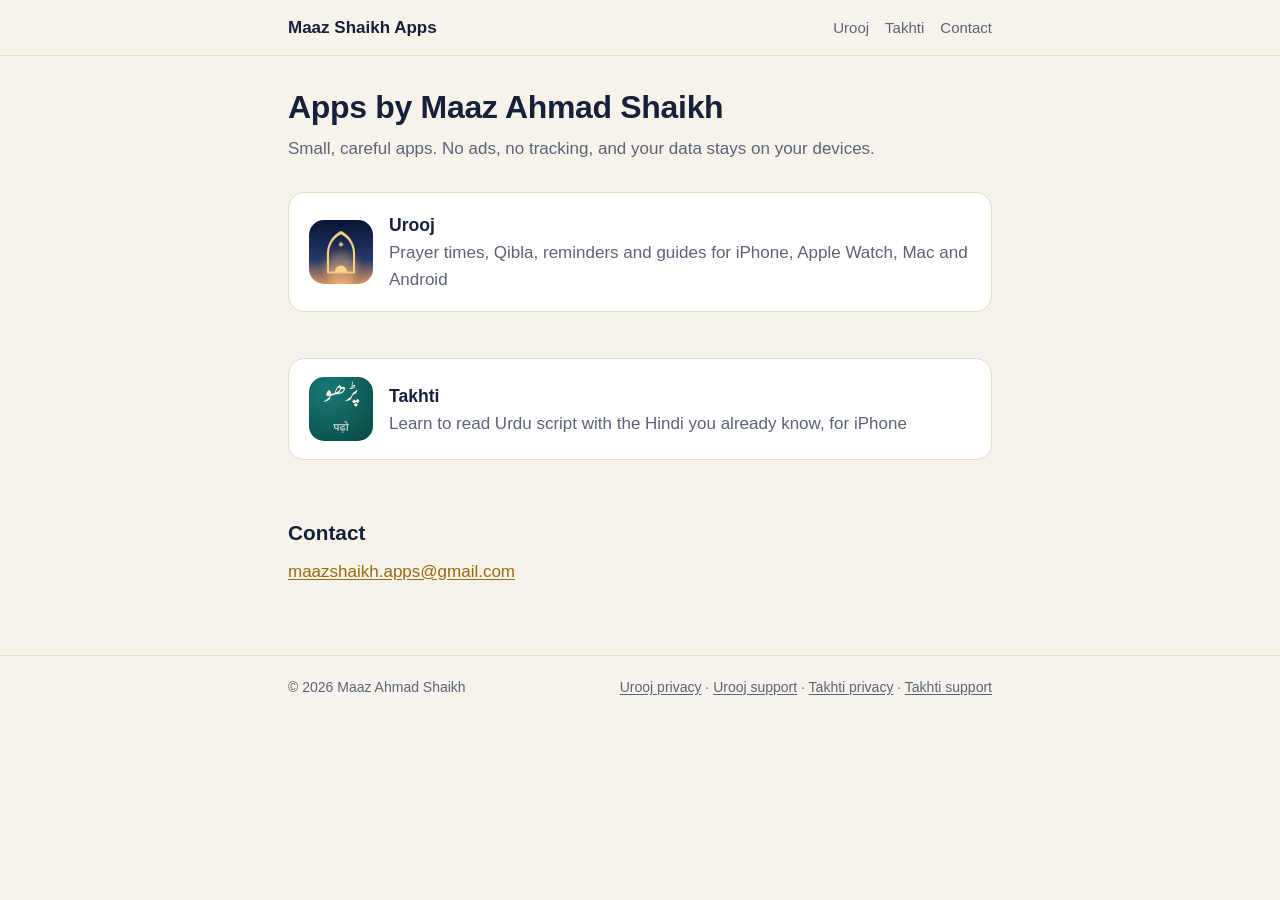
<file: index.html>
<!doctype html>
<html lang="en">
<head>
<meta charset="utf-8">
<meta name="viewport" content="width=device-width, initial-scale=1">
<title>Maaz Shaikh Apps</title>
<meta name="description" content="Apps by Maaz Ahmad Shaikh: privacy-respecting, ad-free apps.">
<link rel="icon" href="assets/favicon.png">
<link rel="stylesheet" href="assets/style.css">
</head>
<body>
<header class="site"><div class="wrap">
  <a class="home" href="./">Maaz Shaikh Apps</a>
  <nav><a href="urooj/">Urooj</a><a href="urdu-reader/">Takhti</a><a href="mailto:maazshaikh.apps@gmail.com">Contact</a></nav>
</div></header>

<main><div class="wrap">
<h1>Apps by Maaz Ahmad Shaikh</h1>
<p class="muted">Small, careful apps. No ads, no tracking, and your data stays on your devices.</p>

<div class="apps">
  <a class="card app" href="urooj/">
    <img src="assets/urooj-icon.png" alt="">
    <span><strong>Urooj</strong><span class="muted">Prayer times, Qibla, reminders and guides for iPhone, Apple Watch, Mac and Android</span></span>
  </a>
  <a class="card app" href="urdu-reader/">
    <img src="assets/urdu-reader-icon.png" alt="">
    <span><strong>Takhti</strong><span class="muted">Learn to read Urdu script with the Hindi you already know, for iPhone</span></span>
  </a>
</div>

<h2>Contact</h2>
<p><a href="mailto:maazshaikh.apps@gmail.com">maazshaikh.apps@gmail.com</a></p>
</div></main>

<footer class="site"><div class="wrap">
  <span>© 2026 Maaz Ahmad Shaikh</span>
  <span><a href="urooj/privacy/">Urooj privacy</a> · <a href="urooj/support/">Urooj support</a> · <a href="urdu-reader/privacy/">Takhti privacy</a> · <a href="urdu-reader/support/">Takhti support</a></span>
</div></footer>
</body>
</html>
</file>
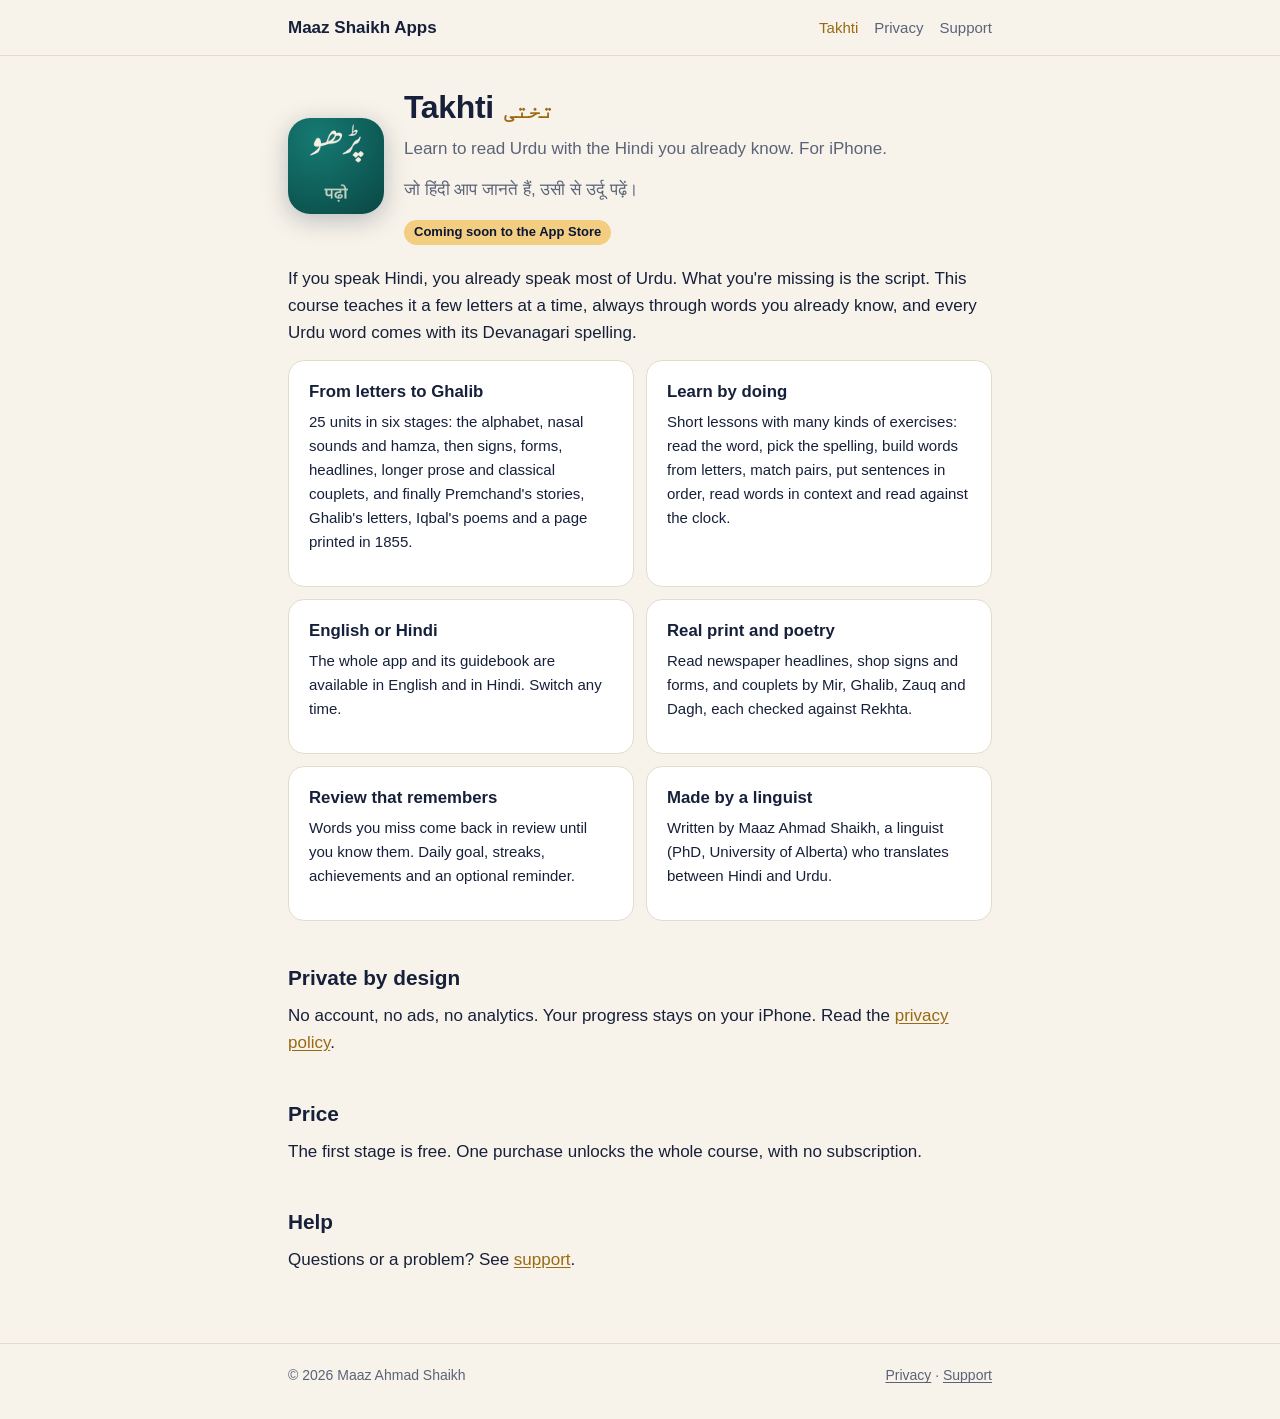
<file: urdu-reader/index.html>
<!doctype html>
<html lang="en">
<head>
<meta charset="utf-8">
<meta name="viewport" content="width=device-width, initial-scale=1">
<title>Takhti: Learn to Read Urdu</title>
<meta name="description" content="Takhti: learn to read Urdu (Nastaliq) script with the Hindi you already know. 25 units, from the first letters to newspapers, Premchand and Ghalib. No ads, no tracking.">
<link rel="icon" href="../assets/favicon.png">
<link rel="stylesheet" href="../assets/style.css">
</head>
<body>
<header class="site"><div class="wrap">
  <a class="home" href="../">Maaz Shaikh Apps</a>
  <nav><a href="./" aria-current="page">Takhti</a><a href="privacy/">Privacy</a><a href="support/">Support</a></nav>
</div></header>

<main><div class="wrap">
<div class="hero">
  <img src="../assets/urdu-reader-icon.png" alt="Takhti app icon">
  <div>
    <h1>Takhti <span class="ar" lang="ur" dir="rtl">تختی</span></h1>
    <p class="muted">Learn to read Urdu with the Hindi you already know. For iPhone.</p>
    <p class="muted" lang="hi">जो हिंदी आप जानते हैं, उसी से उर्दू पढ़ें।</p>
    <span class="badge">Coming soon to the App Store</span>
  </div>
</div>

<p>If you speak Hindi, you already speak most of Urdu. What you're missing is the script. This course teaches it a few letters at a time, always through words you already know, and every Urdu word comes with its Devanagari spelling.</p>

<div class="grid2">
  <div class="card"><h3>From letters to Ghalib</h3><p class="small">25 units in six stages: the alphabet, nasal sounds and hamza, then signs, forms, headlines, longer prose and classical couplets, and finally Premchand's stories, Ghalib's letters, Iqbal's poems and a page printed in 1855.</p></div>
  <div class="card"><h3>Learn by doing</h3><p class="small">Short lessons with many kinds of exercises: read the word, pick the spelling, build words from letters, match pairs, put sentences in order, read words in context and read against the clock.</p></div>
  <div class="card"><h3>English or Hindi</h3><p class="small">The whole app and its guidebook are available in English and in Hindi. Switch any time.</p></div>
  <div class="card"><h3>Real print and poetry</h3><p class="small">Read newspaper headlines, shop signs and forms, and couplets by Mir, Ghalib, Zauq and Dagh, each checked against Rekhta.</p></div>
  <div class="card"><h3>Review that remembers</h3><p class="small">Words you miss come back in review until you know them. Daily goal, streaks, achievements and an optional reminder.</p></div>
  <div class="card"><h3>Made by a linguist</h3><p class="small">Written by Maaz Ahmad Shaikh, a linguist (PhD, University of Alberta) who translates between Hindi and Urdu.</p></div>
</div>

<h2>Private by design</h2>
<p>No account, no ads, no analytics. Your progress stays on your iPhone. Read the <a href="privacy/">privacy policy</a>.</p>

<h2>Price</h2>
<p>The first stage is free. One purchase unlocks the whole course, with no subscription.</p>

<h2>Help</h2>
<p>Questions or a problem? See <a href="support/">support</a>.</p>
</div></main>

<footer class="site"><div class="wrap">
  <span>© 2026 Maaz Ahmad Shaikh</span>
  <span><a href="privacy/">Privacy</a> · <a href="support/">Support</a></span>
</div></footer>
</body>
</html>
</file>
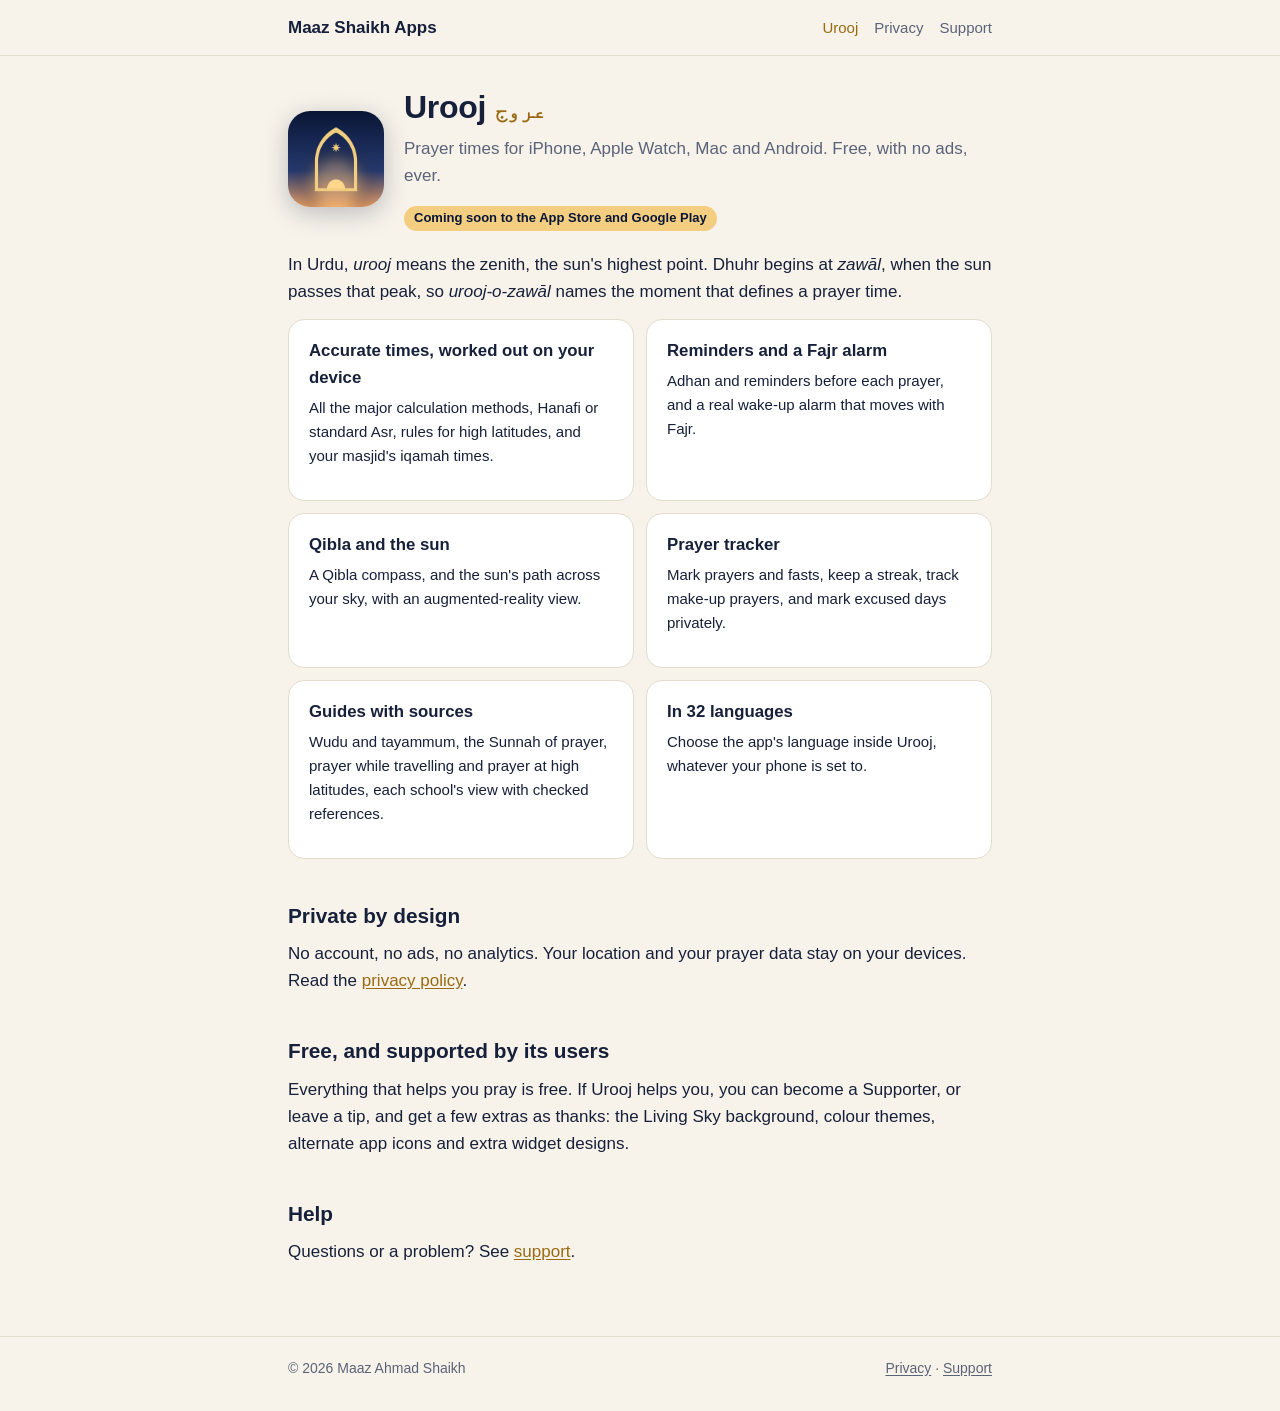
<file: urooj/index.html>
<!doctype html>
<html lang="en">
<head>
<meta charset="utf-8">
<meta name="viewport" content="width=device-width, initial-scale=1">
<title>Urooj Prayer Times</title>
<meta name="description" content="Urooj: accurate prayer times, Qibla, reminders and guides for iPhone, Apple Watch, Mac and Android. Free, with no ads, ever.">
<link rel="icon" href="../assets/favicon.png">
<link rel="stylesheet" href="../assets/style.css">
</head>
<body>
<header class="site"><div class="wrap">
  <a class="home" href="../">Maaz Shaikh Apps</a>
  <nav><a href="./" aria-current="page">Urooj</a><a href="privacy/">Privacy</a><a href="support/">Support</a></nav>
</div></header>

<main><div class="wrap">
<div class="hero">
  <img src="../assets/urooj-icon.png" alt="Urooj app icon">
  <div>
    <h1>Urooj <span class="ar" lang="ur" dir="rtl">عروج</span></h1>
    <p class="muted">Prayer times for iPhone, Apple Watch, Mac and Android. Free, with no ads, ever.</p>
    <span class="badge">Coming soon to the App Store and Google Play</span>
  </div>
</div>

<p>In Urdu, <em>urooj</em> means the zenith, the sun's highest point. Dhuhr begins at <em>zawāl</em>, when the sun passes that peak, so <em>urooj-o-zawāl</em> names the moment that defines a prayer time.</p>

<div class="grid2">
  <div class="card"><h3>Accurate times, worked out on your device</h3><p class="small">All the major calculation methods, Hanafi or standard Asr, rules for high latitudes, and your masjid's iqamah times.</p></div>
  <div class="card"><h3>Reminders and a Fajr alarm</h3><p class="small">Adhan and reminders before each prayer, and a real wake-up alarm that moves with Fajr.</p></div>
  <div class="card"><h3>Qibla and the sun</h3><p class="small">A Qibla compass, and the sun's path across your sky, with an augmented-reality view.</p></div>
  <div class="card"><h3>Prayer tracker</h3><p class="small">Mark prayers and fasts, keep a streak, track make-up prayers, and mark excused days privately.</p></div>
  <div class="card"><h3>Guides with sources</h3><p class="small">Wudu and tayammum, the Sunnah of prayer, prayer while travelling and prayer at high latitudes, each school's view with checked references.</p></div>
  <div class="card"><h3>In 32 languages</h3><p class="small">Choose the app's language inside Urooj, whatever your phone is set to.</p></div>
</div>

<h2>Private by design</h2>
<p>No account, no ads, no analytics. Your location and your prayer data stay on your devices. Read the <a href="privacy/">privacy policy</a>.</p>

<h2>Free, and supported by its users</h2>
<p>Everything that helps you pray is free. If Urooj helps you, you can become a Supporter, or leave a tip, and get a few extras as thanks: the Living Sky background, colour themes, alternate app icons and extra widget designs.</p>

<h2>Help</h2>
<p>Questions or a problem? See <a href="support/">support</a>.</p>
</div></main>

<footer class="site"><div class="wrap">
  <span>© 2026 Maaz Ahmad Shaikh</span>
  <span><a href="privacy/">Privacy</a> · <a href="support/">Support</a></span>
</div></footer>
</body>
</html>
</file>
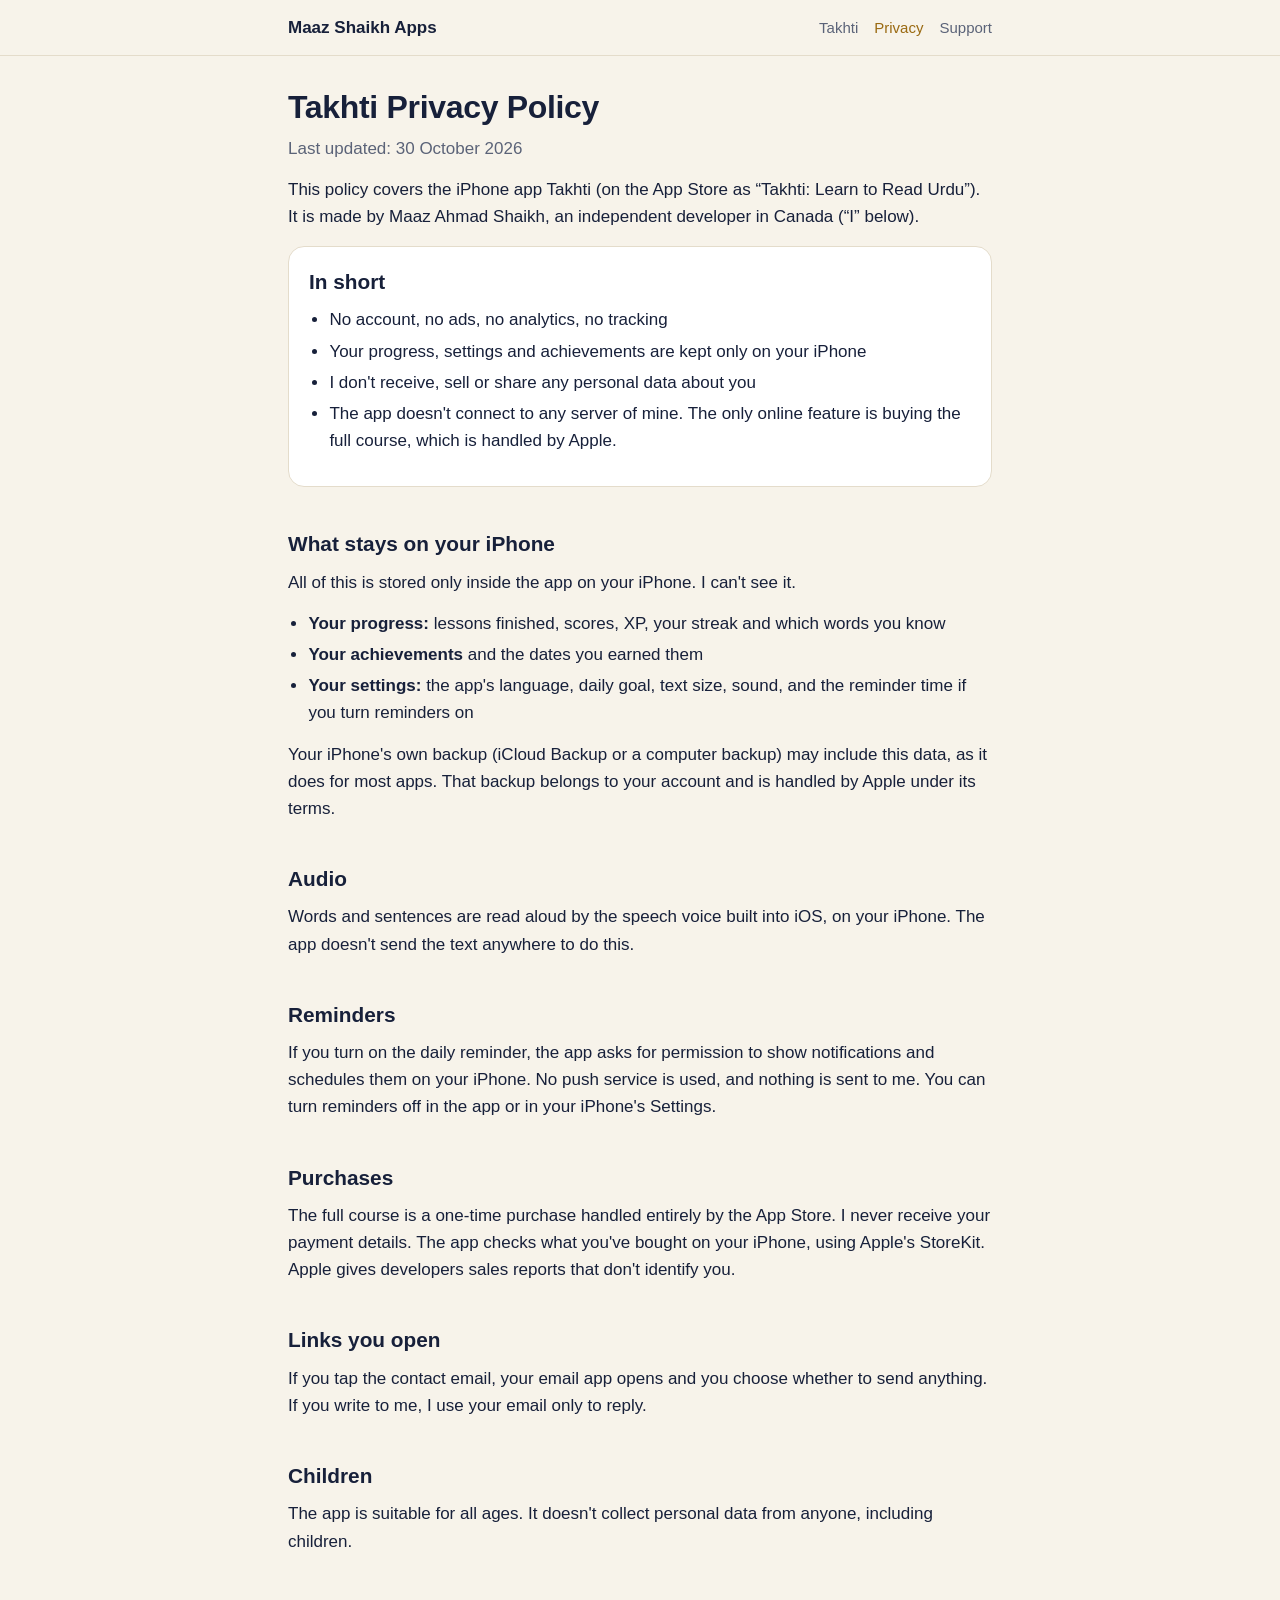
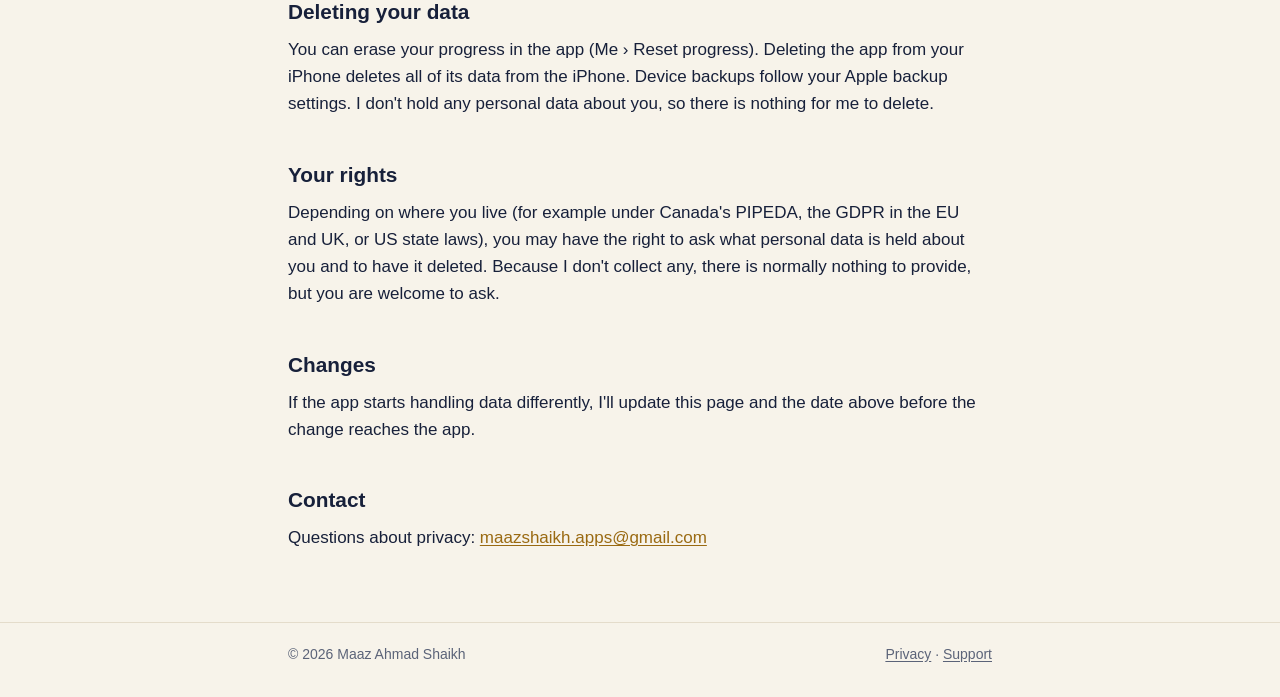
<file: urdu-reader/privacy/index.html>
<!doctype html>
<html lang="en">
<head>
<meta charset="utf-8">
<meta name="viewport" content="width=device-width, initial-scale=1">
<title>Takhti Privacy Policy</title>
<meta name="description" content="How Takhti handles your data: no account, no ads, no analytics, and your progress stays on your iPhone.">
<link rel="icon" href="../../assets/favicon.png">
<link rel="stylesheet" href="../../assets/style.css">
</head>
<body>
<header class="site"><div class="wrap">
  <a class="home" href="../../">Maaz Shaikh Apps</a>
  <nav><a href="../">Takhti</a><a href="./" aria-current="page">Privacy</a><a href="../support/">Support</a></nav>
</div></header>

<main><div class="wrap">
<h1>Takhti Privacy Policy</h1>
<p class="muted">Last updated: 30 October 2026</p>

<p>This policy covers the iPhone app Takhti (on the App Store as “Takhti: Learn to Read Urdu”). It is made by Maaz Ahmad Shaikh, an independent developer in Canada (“I” below).</p>

<div class="card">
<h2>In short</h2>
<ul>
  <li>No account, no ads, no analytics, no tracking</li>
  <li>Your progress, settings and achievements are kept only on your iPhone</li>
  <li>I don't receive, sell or share any personal data about you</li>
  <li>The app doesn't connect to any server of mine. The only online feature is buying the full course, which is handled by Apple.</li>
</ul>
</div>

<h2>What stays on your iPhone</h2>
<p>All of this is stored only inside the app on your iPhone. I can't see it.</p>
<ul>
  <li><strong>Your progress:</strong> lessons finished, scores, XP, your streak and which words you know</li>
  <li><strong>Your achievements</strong> and the dates you earned them</li>
  <li><strong>Your settings:</strong> the app's language, daily goal, text size, sound, and the reminder time if you turn reminders on</li>
</ul>
<p>Your iPhone's own backup (iCloud Backup or a computer backup) may include this data, as it does for most apps. That backup belongs to your account and is handled by Apple under its terms.</p>

<h2>Audio</h2>
<p>Words and sentences are read aloud by the speech voice built into iOS, on your iPhone. The app doesn't send the text anywhere to do this.</p>

<h2>Reminders</h2>
<p>If you turn on the daily reminder, the app asks for permission to show notifications and schedules them on your iPhone. No push service is used, and nothing is sent to me. You can turn reminders off in the app or in your iPhone's Settings.</p>

<h2>Purchases</h2>
<p>The full course is a one-time purchase handled entirely by the App Store. I never receive your payment details. The app checks what you've bought on your iPhone, using Apple's StoreKit. Apple gives developers sales reports that don't identify you.</p>

<h2>Links you open</h2>
<p>If you tap the contact email, your email app opens and you choose whether to send anything. If you write to me, I use your email only to reply.</p>

<h2>Children</h2>
<p>The app is suitable for all ages. It doesn't collect personal data from anyone, including children.</p>

<h2>Deleting your data</h2>
<p>You can erase your progress in the app (Me › Reset progress). Deleting the app from your iPhone deletes all of its data from the iPhone. Device backups follow your Apple backup settings. I don't hold any personal data about you, so there is nothing for me to delete.</p>

<h2>Your rights</h2>
<p>Depending on where you live (for example under Canada's PIPEDA, the GDPR in the EU and UK, or US state laws), you may have the right to ask what personal data is held about you and to have it deleted. Because I don't collect any, there is normally nothing to provide, but you are welcome to ask.</p>

<h2>Changes</h2>
<p>If the app starts handling data differently, I'll update this page and the date above before the change reaches the app.</p>

<h2>Contact</h2>
<p>Questions about privacy: <a href="mailto:maazshaikh.apps@gmail.com">maazshaikh.apps@gmail.com</a></p>
</div></main>

<footer class="site"><div class="wrap">
  <span>© 2026 Maaz Ahmad Shaikh</span>
  <span><a href="./">Privacy</a> · <a href="../support/">Support</a></span>
</div></footer>
</body>
</html>
</file>
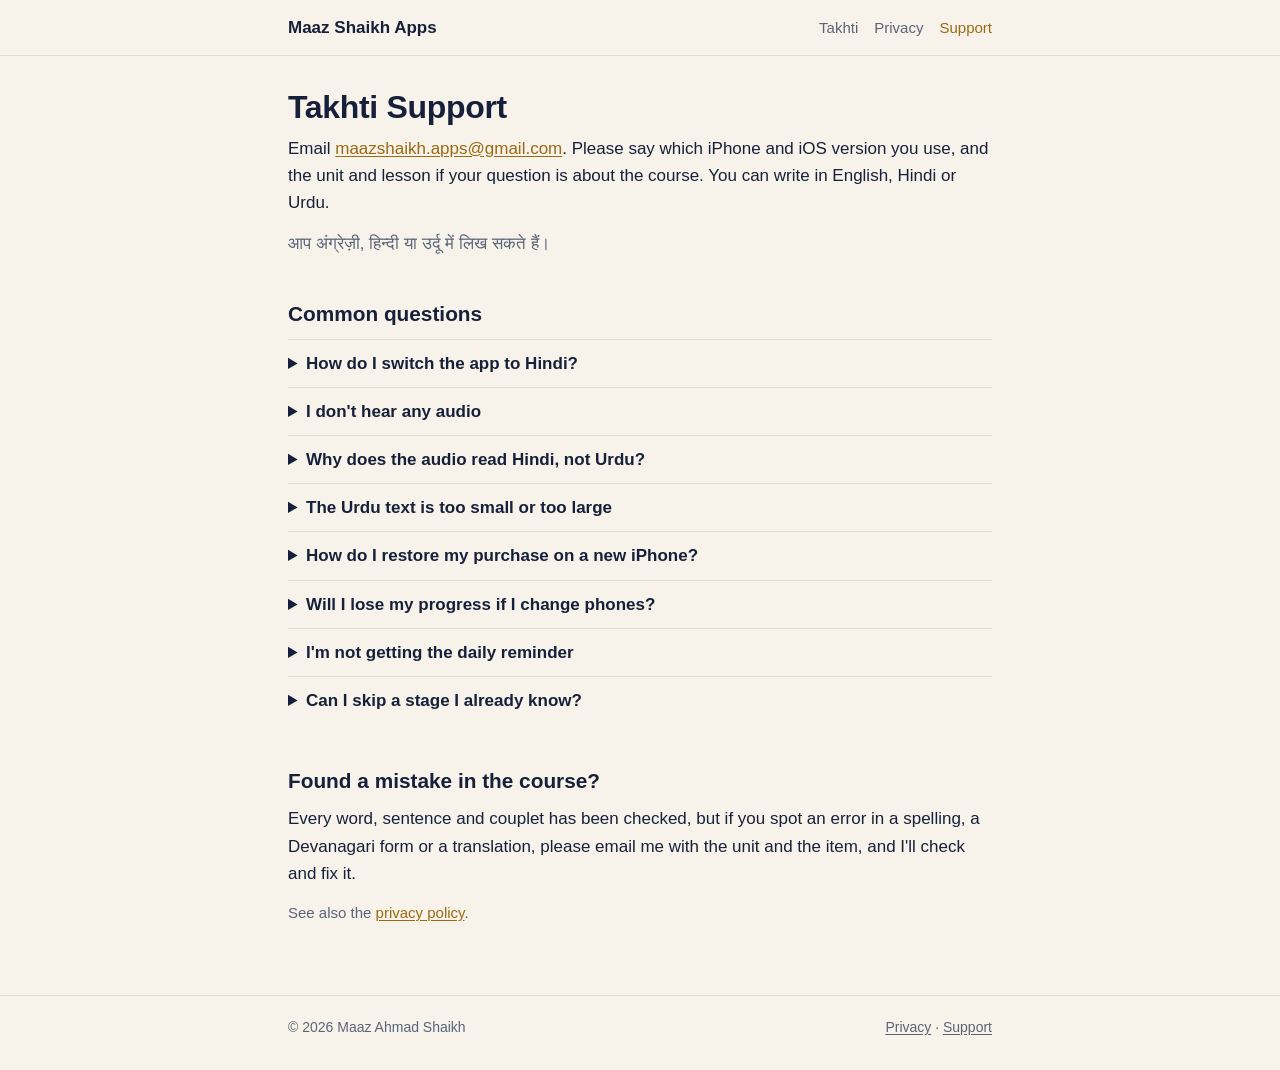
<file: urdu-reader/support/index.html>
<!doctype html>
<html lang="en">
<head>
<meta charset="utf-8">
<meta name="viewport" content="width=device-width, initial-scale=1">
<title>Takhti Support</title>
<meta name="description" content="Help with Takhti: lessons, audio, purchases, reminders and contact.">
<link rel="icon" href="../../assets/favicon.png">
<link rel="stylesheet" href="../../assets/style.css">
</head>
<body>
<header class="site"><div class="wrap">
  <a class="home" href="../../">Maaz Shaikh Apps</a>
  <nav><a href="../">Takhti</a><a href="../privacy/">Privacy</a><a href="./" aria-current="page">Support</a></nav>
</div></header>

<main><div class="wrap">
<h1>Takhti Support</h1>
<p>Email <a href="mailto:maazshaikh.apps@gmail.com?subject=Urdu%20for%20Hindi%20Readers">maazshaikh.apps@gmail.com</a>. Please say which iPhone and iOS version you use, and the unit and lesson if your question is about the course. You can write in English, Hindi or Urdu.</p>
<p class="muted" lang="hi">आप अंग्रेज़ी, हिन्दी या उर्दू में लिख सकते हैं।</p>

<h2>Common questions</h2>

<details>
<summary>How do I switch the app to Hindi?</summary>
<p>Open Me › Settings › Language and choose हिन्दी. The lessons, guidebook and buttons all switch; the Urdu stays the same.</p>
</details>

<details>
<summary>I don't hear any audio</summary>
<p>Check that your iPhone isn't on silent and the volume is up, and that Sound is on in Me › Settings. The app uses your iPhone's built-in Hindi voice to read the Devanagari. If the voice sounds missing or very robotic, open iPhone Settings › Accessibility › Spoken Content › Voices › Hindi and download a voice.</p>
</details>

<details>
<summary>Why does the audio read Hindi, not Urdu?</summary>
<p>Urdu script leaves out most short vowels, so computer voices reading Urdu script often guess wrong (for example بہار read as Bihar instead of bahaar). The app has the voice read each word's Devanagari spelling instead, which is exact. A few sounds such as क़, ख़ and ग़ may come out flatter than a careful Urdu speaker would say them; the guidebook explains each one.</p>
</details>

<details>
<summary>The Urdu text is too small or too large</summary>
<p>Use the Urdu text size slider in Me › Settings.</p>
</details>

<details>
<summary>How do I restore my purchase on a new iPhone?</summary>
<p>Open Me and tap Restore purchase. Use the same Apple Account you bought with.</p>
</details>

<details>
<summary>Will I lose my progress if I change phones?</summary>
<p>The app has no account. Your progress is included in your iPhone's backup (iCloud Backup or a computer backup), so restoring a backup to a new iPhone brings it back.</p>
</details>

<details>
<summary>I'm not getting the daily reminder</summary>
<p>Check that the reminder is on in Me › Settings, and that notifications are allowed for the app in iPhone Settings › Notifications. Focus or Do Not Disturb can also silence it. If you've already met your daily goal, that day's reminder is skipped.</p>
</details>

<details>
<summary>Can I skip a stage I already know?</summary>
<p>Yes. Each stage ends with a checkpoint. Open it from the path and pass it (80% or more) to unlock the next stage straight away.</p>
</details>

<h2>Found a mistake in the course?</h2>
<p>Every word, sentence and couplet has been checked, but if you spot an error in a spelling, a Devanagari form or a translation, please email me with the unit and the item, and I'll check and fix it.</p>

<p class="muted small">See also the <a href="../privacy/">privacy policy</a>.</p>
</div></main>

<footer class="site"><div class="wrap">
  <span>© 2026 Maaz Ahmad Shaikh</span>
  <span><a href="../privacy/">Privacy</a> · <a href="./">Support</a></span>
</div></footer>
</body>
</html>
</file>
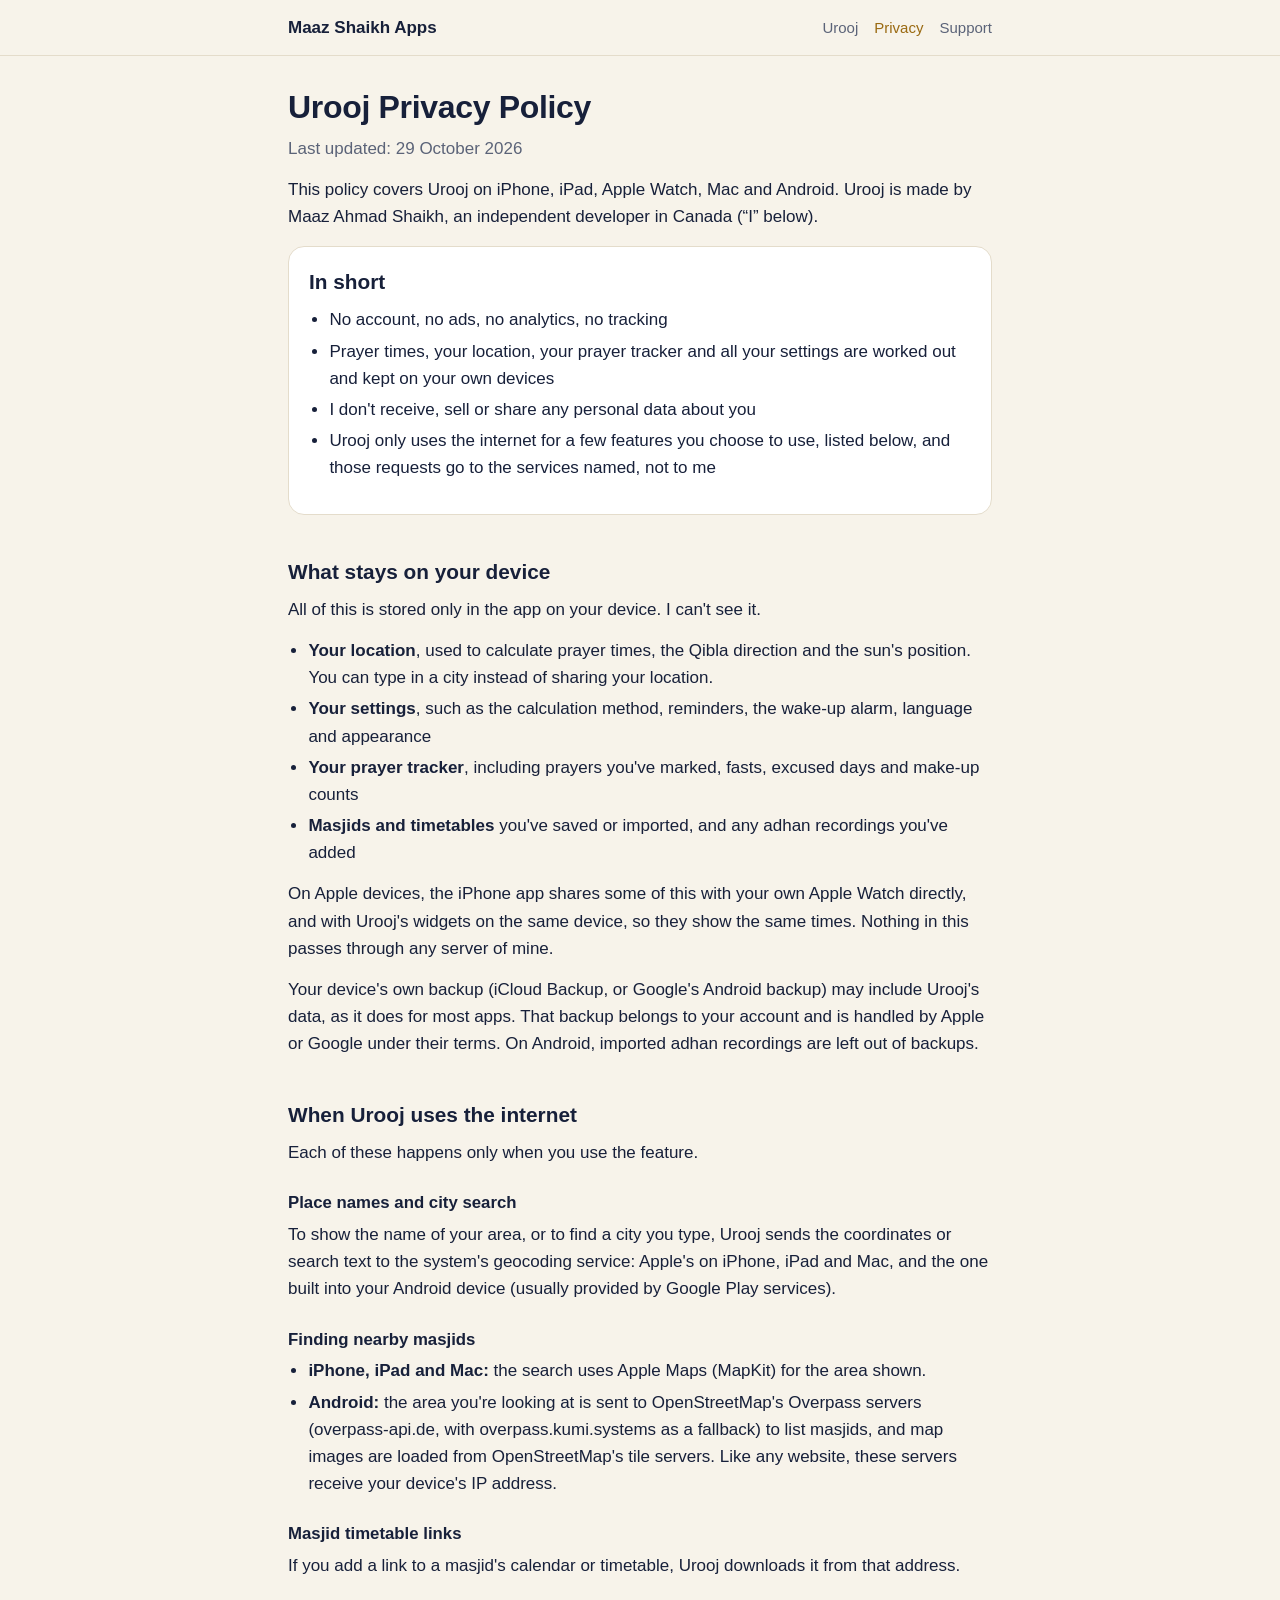
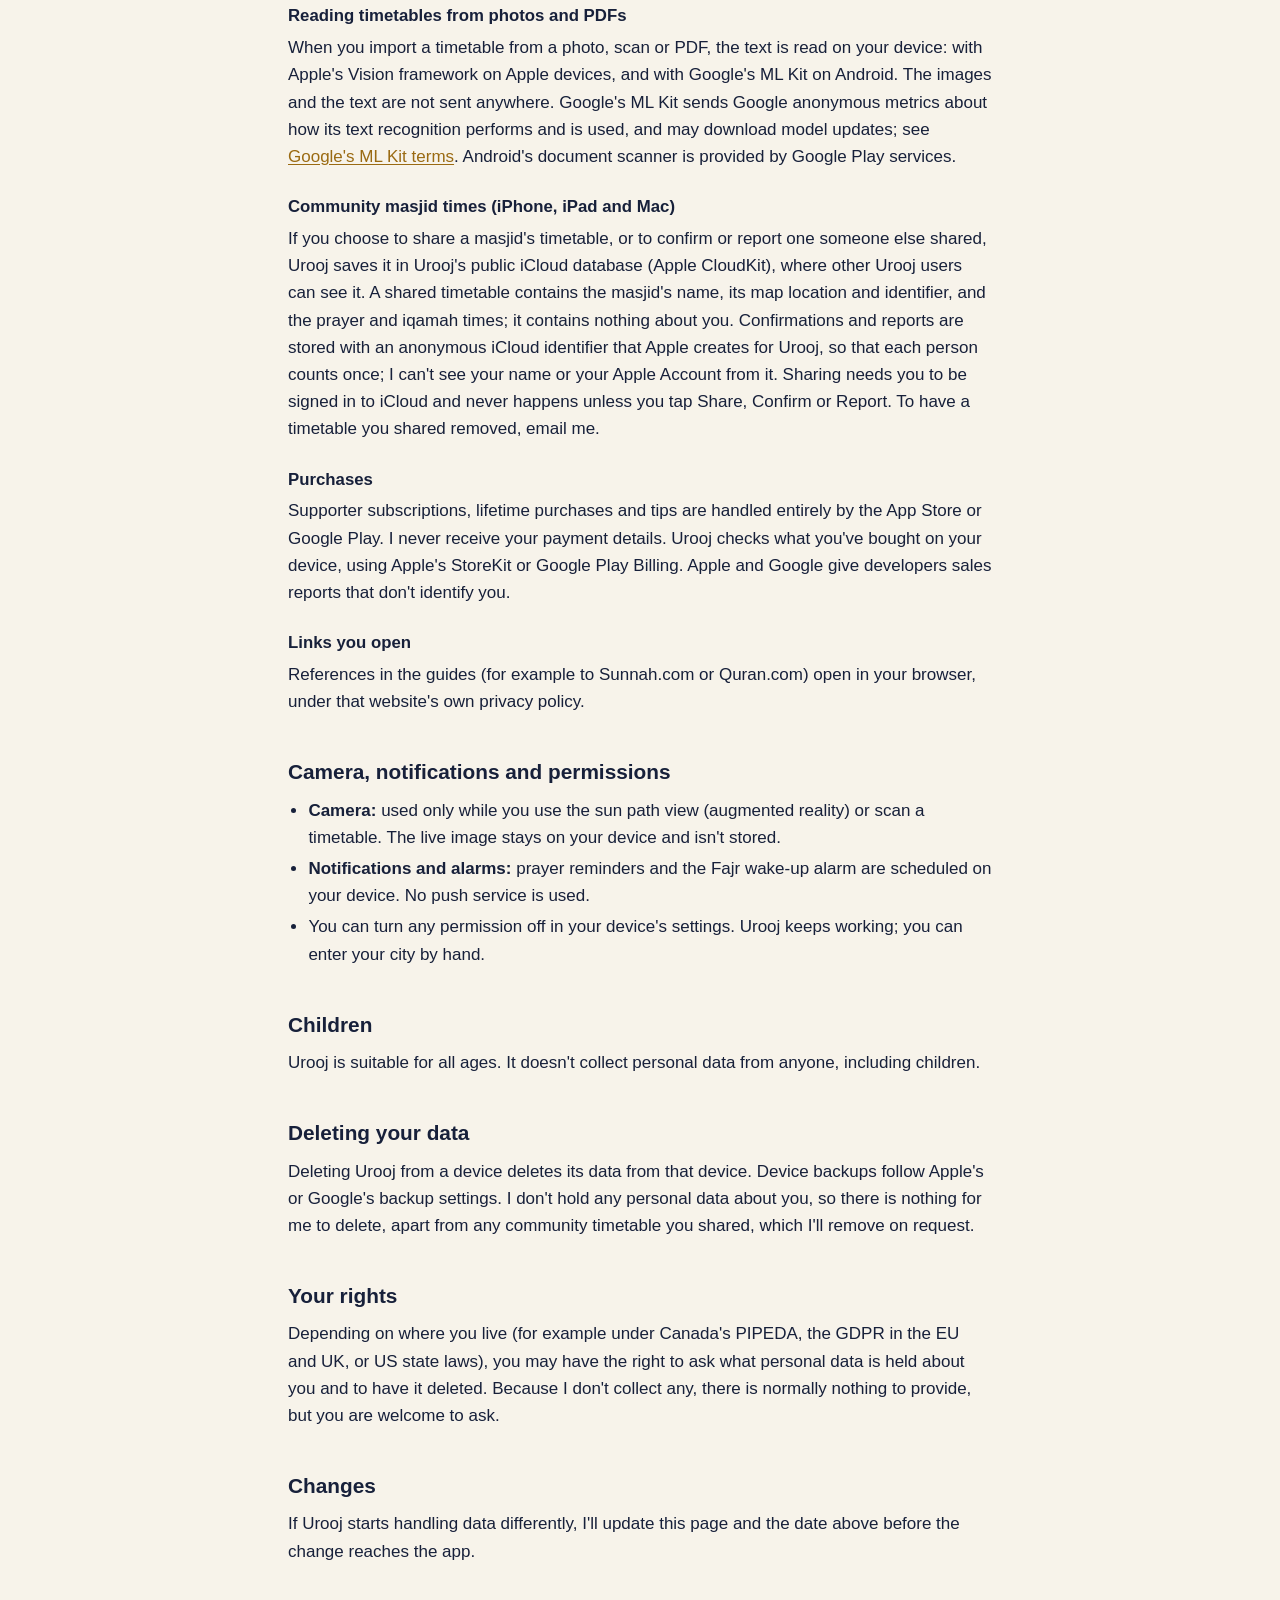
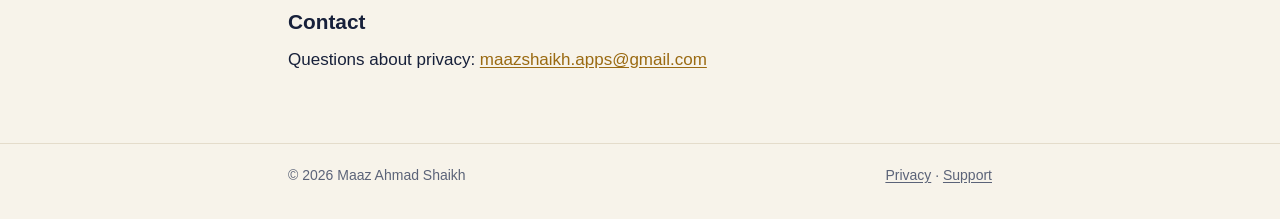
<file: urooj/privacy/index.html>
<!doctype html>
<html lang="en">
<head>
<meta charset="utf-8">
<meta name="viewport" content="width=device-width, initial-scale=1">
<title>Urooj Privacy Policy</title>
<meta name="description" content="How Urooj handles your data: no accounts, no ads, no analytics, and your prayer data stays on your devices.">
<link rel="icon" href="../../assets/favicon.png">
<link rel="stylesheet" href="../../assets/style.css">
</head>
<body>
<header class="site"><div class="wrap">
  <a class="home" href="../../">Maaz Shaikh Apps</a>
  <nav><a href="../">Urooj</a><a href="./" aria-current="page">Privacy</a><a href="../support/">Support</a></nav>
</div></header>

<main><div class="wrap">
<h1>Urooj Privacy Policy</h1>
<p class="muted">Last updated: 29 October 2026</p>

<p>This policy covers Urooj on iPhone, iPad, Apple Watch, Mac and Android. Urooj is made by Maaz Ahmad Shaikh, an independent developer in Canada (“I” below).</p>

<div class="card">
<h2>In short</h2>
<ul>
  <li>No account, no ads, no analytics, no tracking</li>
  <li>Prayer times, your location, your prayer tracker and all your settings are worked out and kept on your own devices</li>
  <li>I don't receive, sell or share any personal data about you</li>
  <li>Urooj only uses the internet for a few features you choose to use, listed below, and those requests go to the services named, not to me</li>
</ul>
</div>

<h2>What stays on your device</h2>
<p>All of this is stored only in the app on your device. I can't see it.</p>
<ul>
  <li><strong>Your location</strong>, used to calculate prayer times, the Qibla direction and the sun's position. You can type in a city instead of sharing your location.</li>
  <li><strong>Your settings</strong>, such as the calculation method, reminders, the wake-up alarm, language and appearance</li>
  <li><strong>Your prayer tracker</strong>, including prayers you've marked, fasts, excused days and make-up counts</li>
  <li><strong>Masjids and timetables</strong> you've saved or imported, and any adhan recordings you've added</li>
</ul>
<p>On Apple devices, the iPhone app shares some of this with your own Apple Watch directly, and with Urooj's widgets on the same device, so they show the same times. Nothing in this passes through any server of mine.</p>
<p>Your device's own backup (iCloud Backup, or Google's Android backup) may include Urooj's data, as it does for most apps. That backup belongs to your account and is handled by Apple or Google under their terms. On Android, imported adhan recordings are left out of backups.</p>

<h2>When Urooj uses the internet</h2>
<p>Each of these happens only when you use the feature.</p>

<h3>Place names and city search</h3>
<p>To show the name of your area, or to find a city you type, Urooj sends the coordinates or search text to the system's geocoding service: Apple's on iPhone, iPad and Mac, and the one built into your Android device (usually provided by Google Play services).</p>

<h3>Finding nearby masjids</h3>
<ul>
  <li><strong>iPhone, iPad and Mac:</strong> the search uses Apple Maps (MapKit) for the area shown.</li>
  <li><strong>Android:</strong> the area you're looking at is sent to OpenStreetMap's Overpass servers (overpass-api.de, with overpass.kumi.systems as a fallback) to list masjids, and map images are loaded from OpenStreetMap's tile servers. Like any website, these servers receive your device's IP address.</li>
</ul>

<h3>Masjid timetable links</h3>
<p>If you add a link to a masjid's calendar or timetable, Urooj downloads it from that address.</p>

<h3>Reading timetables from photos and PDFs</h3>
<p>When you import a timetable from a photo, scan or PDF, the text is read on your device: with Apple's Vision framework on Apple devices, and with Google's ML Kit on Android. The images and the text are not sent anywhere. Google's ML Kit sends Google anonymous metrics about how its text recognition performs and is used, and may download model updates; see <a href="https://developers.google.com/ml-kit/terms">Google's ML Kit terms</a>. Android's document scanner is provided by Google Play services.</p>

<h3>Community masjid times (iPhone, iPad and Mac)</h3>
<p>If you choose to share a masjid's timetable, or to confirm or report one someone else shared, Urooj saves it in Urooj's public iCloud database (Apple CloudKit), where other Urooj users can see it. A shared timetable contains the masjid's name, its map location and identifier, and the prayer and iqamah times; it contains nothing about you. Confirmations and reports are stored with an anonymous iCloud identifier that Apple creates for Urooj, so that each person counts once; I can't see your name or your Apple Account from it. Sharing needs you to be signed in to iCloud and never happens unless you tap Share, Confirm or Report. To have a timetable you shared removed, email me.</p>

<h3>Purchases</h3>
<p>Supporter subscriptions, lifetime purchases and tips are handled entirely by the App Store or Google Play. I never receive your payment details. Urooj checks what you've bought on your device, using Apple's StoreKit or Google Play Billing. Apple and Google give developers sales reports that don't identify you.</p>

<h3>Links you open</h3>
<p>References in the guides (for example to Sunnah.com or Quran.com) open in your browser, under that website's own privacy policy.</p>

<h2>Camera, notifications and permissions</h2>
<ul>
  <li><strong>Camera:</strong> used only while you use the sun path view (augmented reality) or scan a timetable. The live image stays on your device and isn't stored.</li>
  <li><strong>Notifications and alarms:</strong> prayer reminders and the Fajr wake-up alarm are scheduled on your device. No push service is used.</li>
  <li>You can turn any permission off in your device's settings. Urooj keeps working; you can enter your city by hand.</li>
</ul>

<h2>Children</h2>
<p>Urooj is suitable for all ages. It doesn't collect personal data from anyone, including children.</p>

<h2>Deleting your data</h2>
<p>Deleting Urooj from a device deletes its data from that device. Device backups follow Apple's or Google's backup settings. I don't hold any personal data about you, so there is nothing for me to delete, apart from any community timetable you shared, which I'll remove on request.</p>

<h2>Your rights</h2>
<p>Depending on where you live (for example under Canada's PIPEDA, the GDPR in the EU and UK, or US state laws), you may have the right to ask what personal data is held about you and to have it deleted. Because I don't collect any, there is normally nothing to provide, but you are welcome to ask.</p>

<h2>Changes</h2>
<p>If Urooj starts handling data differently, I'll update this page and the date above before the change reaches the app.</p>

<h2>Contact</h2>
<p>Questions about privacy: <a href="mailto:maazshaikh.apps@gmail.com">maazshaikh.apps@gmail.com</a></p>
</div></main>

<footer class="site"><div class="wrap">
  <span>© 2026 Maaz Ahmad Shaikh</span>
  <span><a href="../privacy/">Privacy</a> · <a href="../support/">Support</a></span>
</div></footer>
</body>
</html>
</file>
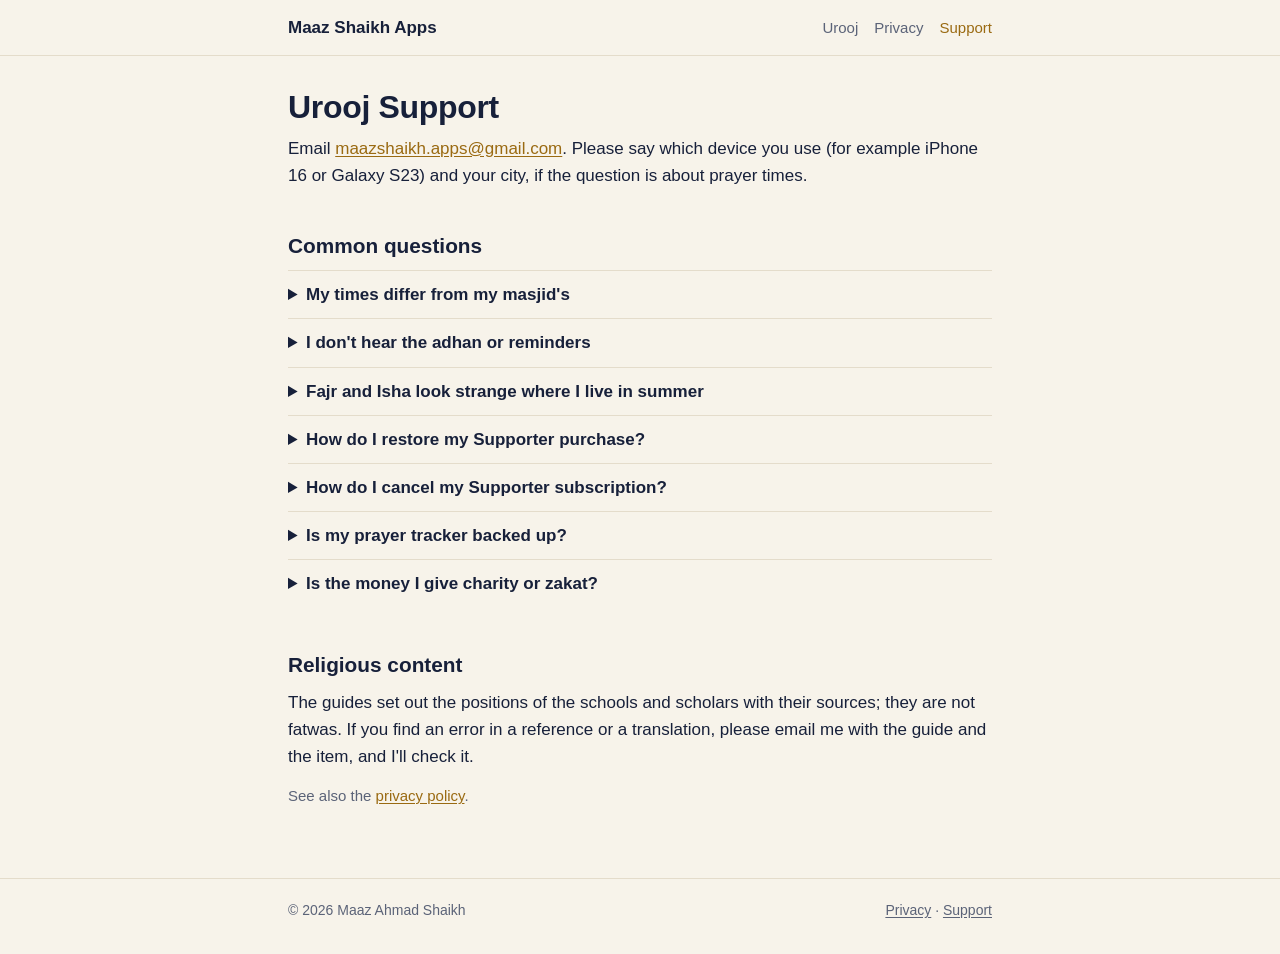
<file: urooj/support/index.html>
<!doctype html>
<html lang="en">
<head>
<meta charset="utf-8">
<meta name="viewport" content="width=device-width, initial-scale=1">
<title>Urooj Support</title>
<meta name="description" content="Help with Urooj: prayer times, reminders, purchases and contact.">
<link rel="icon" href="../../assets/favicon.png">
<link rel="stylesheet" href="../../assets/style.css">
</head>
<body>
<header class="site"><div class="wrap">
  <a class="home" href="../../">Maaz Shaikh Apps</a>
  <nav><a href="../">Urooj</a><a href="../privacy/">Privacy</a><a href="./" aria-current="page">Support</a></nav>
</div></header>

<main><div class="wrap">
<h1>Urooj Support</h1>
<p>Email <a href="mailto:maazshaikh.apps@gmail.com?subject=Urooj">maazshaikh.apps@gmail.com</a>. Please say which device you use (for example iPhone 16 or Galaxy S23) and your city, if the question is about prayer times.</p>

<h2>Common questions</h2>

<details>
<summary>My times differ from my masjid's</summary>
<p>Masjids use different calculation methods and often add a few minutes for safety. In Settings, choose the method your masjid uses, and Hanafi or standard Asr. You can also add your masjid and its timetable so Urooj shows its iqamah times.</p>
</details>

<details>
<summary>I don't hear the adhan or reminders</summary>
<p>Check that notifications are allowed for Urooj in your device's settings, and that Focus or Do Not Disturb isn't silencing them. On Android, also allow alarms and reminders, and turn off battery optimisation for Urooj. On Android, and on iPhone with iOS 26 or later, the Fajr wake-up alarm rings even when the phone is on silent; on earlier iOS versions it arrives as a notification.</p>
</details>

<details>
<summary>Fajr and Isha look strange where I live in summer</summary>
<p>Far from the equator, twilight can last all night in summer. Choose a high-latitude rule in Settings; the guide "Prayer at High Latitudes" in the app explains the options.</p>
</details>

<details>
<summary>How do I restore my Supporter purchase?</summary>
<p>Open Support Urooj (in More or Settings) and tap Restore purchases. Use the same Apple Account or Google account you bought with. Purchases made on Apple devices don't carry over to Android, and the other way round.</p>
</details>

<details>
<summary>How do I cancel my Supporter subscription?</summary>
<p>On iPhone, iPad or Mac: Settings › your name › Subscriptions. On Android: Google Play › Profile › Payments and subscriptions › Subscriptions. You keep the extras until the end of the year you paid for.</p>
</details>

<details>
<summary>Is my prayer tracker backed up?</summary>
<p>Urooj keeps your data on your device and has no account. It's included in your device's own backup (iCloud Backup or Google's Android backup), so restoring a backup to a new phone brings it back.</p>
</details>

<details>
<summary>Is the money I give charity or zakat?</summary>
<p>No. A Supporter purchase or tip is an optional gift to the developer for his work. It isn't charity and can't count as zakat.</p>
</details>

<h2>Religious content</h2>
<p>The guides set out the positions of the schools and scholars with their sources; they are not fatwas. If you find an error in a reference or a translation, please email me with the guide and the item, and I'll check it.</p>

<p class="muted small">See also the <a href="../privacy/">privacy policy</a>.</p>
</div></main>

<footer class="site"><div class="wrap">
  <span>© 2026 Maaz Ahmad Shaikh</span>
  <span><a href="../privacy/">Privacy</a> · <a href="./">Support</a></span>
</div></footer>
</body>
</html>
</file>
<file: assets/style.css>
:root {
  --bg: #f7f3ea;
  --surface: #ffffff;
  --text: #17203a;
  --muted: #5b6378;
  --line: #e4dccb;
  --accent: #9a6a12;
  --accent-soft: #f4ce80;
  --night: #0a1636;
  --max: 46rem;
}
@media (prefers-color-scheme: dark) {
  :root {
    --bg: #0a1636;
    --surface: #111f45;
    --text: #eef1f8;
    --muted: #aab3c9;
    --line: #22325e;
    --accent: #f4ce80;
    --accent-soft: #f4ce80;
  }
}
* { box-sizing: border-box; }
html { -webkit-text-size-adjust: 100%; }
body {
  margin: 0;
  background: var(--bg);
  color: var(--text);
  font: 17px/1.6 -apple-system, BlinkMacSystemFont, "Segoe UI", Roboto, "Noto Sans", "Helvetica Neue", Arial, sans-serif;
}
a { color: var(--accent); text-underline-offset: 2px; }
.wrap { max-width: var(--max); margin: 0 auto; padding: 0 16px; }
header.site { border-bottom: 1px solid var(--line); }
header.site .wrap { display: flex; align-items: center; justify-content: space-between; gap: 12px; padding-top: 14px; padding-bottom: 14px; }
header.site a.home { color: var(--text); text-decoration: none; font-weight: 600; }
header.site nav { display: flex; gap: 16px; flex-wrap: wrap; font-size: 15px; }
header.site nav a { color: var(--muted); text-decoration: none; }
header.site nav a:hover, header.site nav a[aria-current="page"] { color: var(--accent); }
main { padding: 32px 0 56px; }
h1 { font-size: 2rem; line-height: 1.2; margin: 0 0 8px; letter-spacing: -0.01em; }
h2 { font-size: 1.3rem; margin: 40px 0 8px; }
h3 { font-size: 1.05rem; margin: 24px 0 4px; }
p, ul { margin: 0 0 14px; }
ul { padding-left: 1.2em; }
li { margin: 4px 0; }
.muted { color: var(--muted); }
.small { font-size: 15px; }
.hero { display: flex; gap: 20px; align-items: center; margin-bottom: 20px; }
.hero img { width: 96px; height: 96px; border-radius: 22px; flex: none; box-shadow: 0 6px 24px rgba(10, 22, 54, 0.25); }
.hero .ar { font-family: "Noto Nastaliq Urdu", "Noto Naskh Arabic", serif; font-style: normal; font-size: 1.4rem; color: var(--accent); }
.card { background: var(--surface); border: 1px solid var(--line); border-radius: 16px; padding: 18px 20px; margin: 16px 0; }
.card h2, .card h3 { margin-top: 0; }
.apps { display: grid; gap: 14px; }
.app { display: flex; gap: 16px; align-items: center; text-decoration: none; color: inherit; }
.app img { width: 64px; height: 64px; border-radius: 15px; flex: none; }
.app strong { display: block; font-size: 1.1rem; }
.badge { display: inline-block; font-size: 13px; padding: 2px 10px; border-radius: 999px; background: var(--accent-soft); color: var(--night); font-weight: 600; }
.grid2 { display: grid; grid-template-columns: repeat(auto-fit, minmax(15rem, 1fr)); gap: 12px; }
.grid2 .card { margin: 0; }
details { border-top: 1px solid var(--line); padding: 10px 0; }
details:last-child { border-bottom: 1px solid var(--line); }
summary { cursor: pointer; font-weight: 600; }
details p { margin: 8px 0 4px; }
footer.site { border-top: 1px solid var(--line); padding: 20px 0 32px; font-size: 14px; color: var(--muted); }
footer.site .wrap { display: flex; flex-wrap: wrap; gap: 8px 20px; justify-content: space-between; }
footer.site a { color: var(--muted); }
table { border-collapse: collapse; width: 100%; font-size: 15px; margin: 8px 0 16px; }
th, td { text-align: left; vertical-align: top; padding: 8px 10px; border-bottom: 1px solid var(--line); }
th { font-weight: 600; }
.table-scroll { overflow-x: auto; }
@media (max-width: 520px) {
  h1 { font-size: 1.6rem; }
  .hero { flex-direction: column; align-items: flex-start; }
  header.site .wrap { flex-direction: column; align-items: flex-start; }
}
</file>
